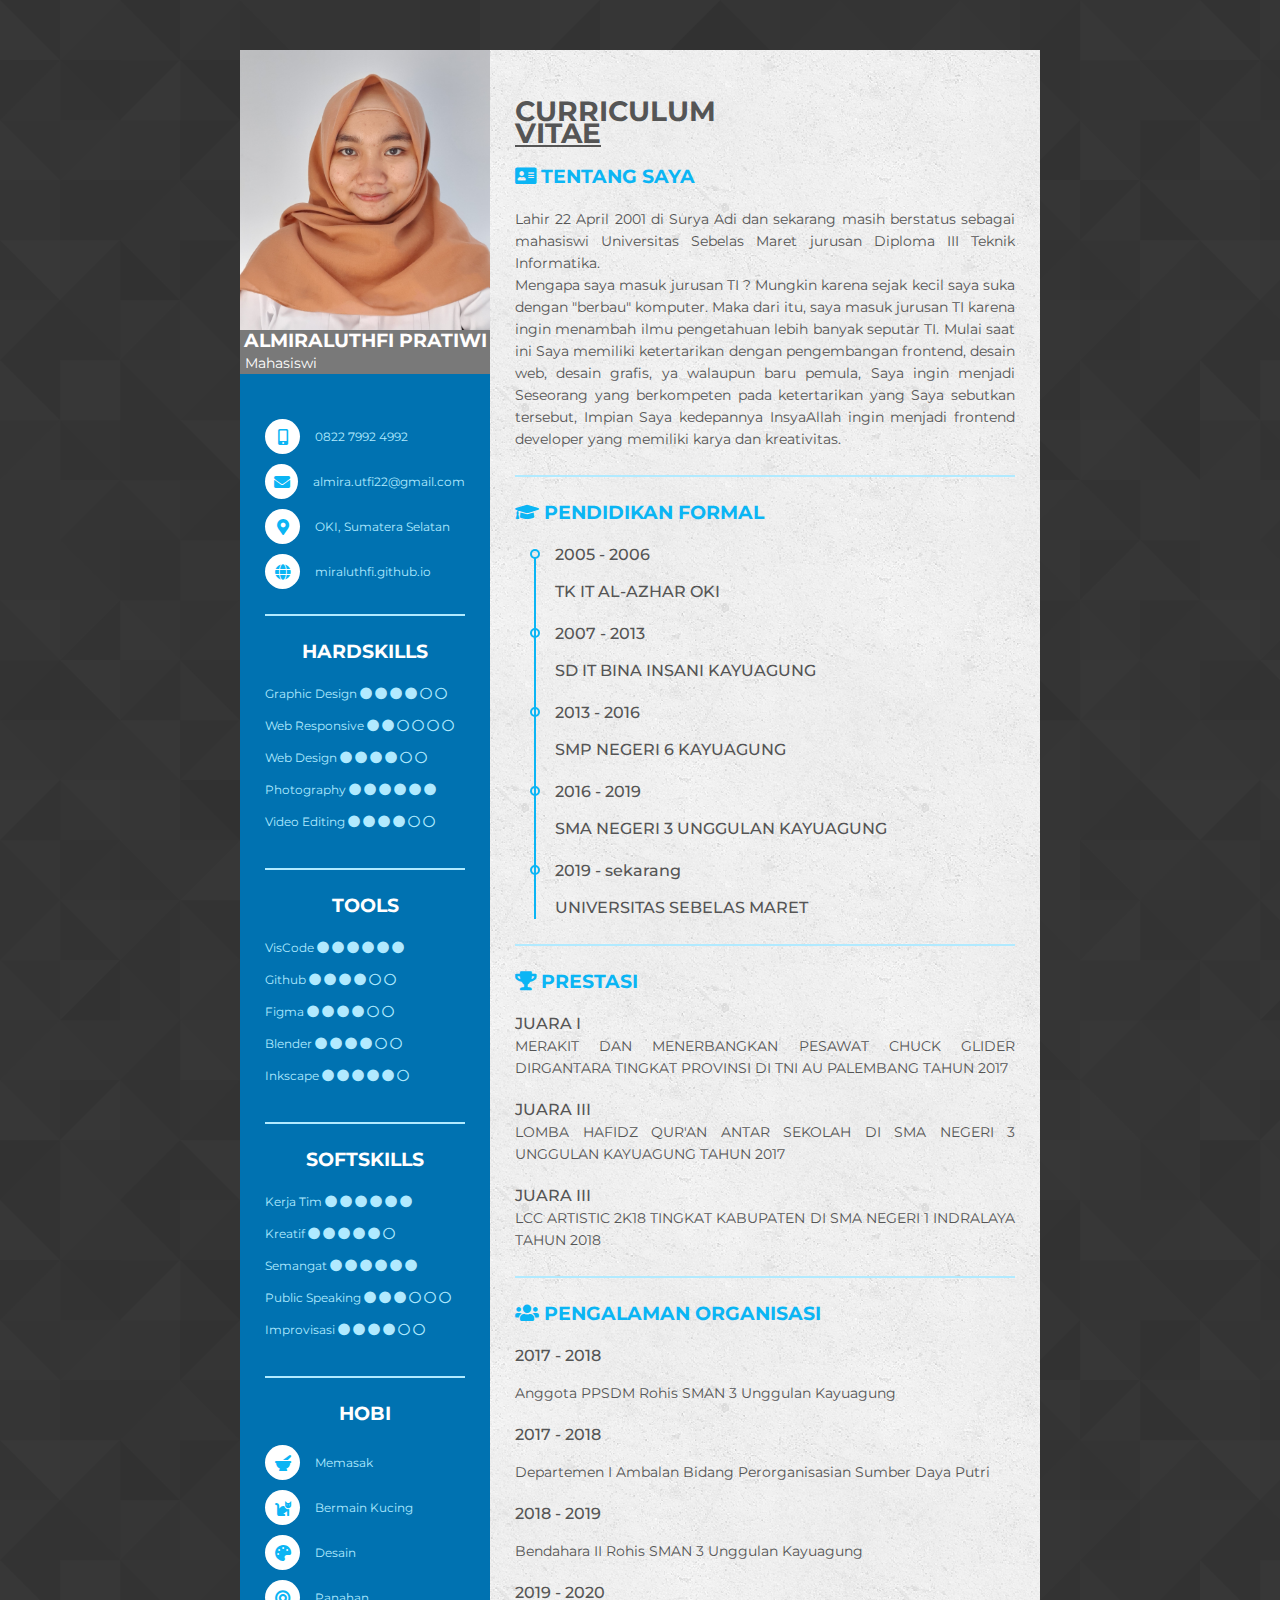
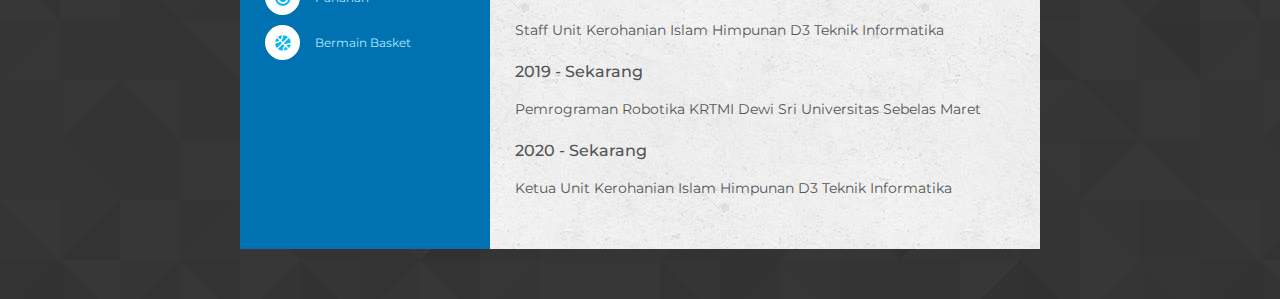
<file: index.html>
<!DOCTYPE html>
<html lang="en">
  <head>
    <meta charset="UTF-8" />
    <title>My CV | Almiraluthfi</title>
    <link rel="stylesheet" href="styles.css" />
    <link rel="stylesheet" href="fontawesome/css/all.css" />
  </head>
  <body>
    <div class="resume">
      <div class="resume_left">
        <div class="resume_profile">
          <img src="Profile_Almira.jpg" alt="profile_pic" />
        </div>
        <div class="title">
          <p class="boldd">Almiraluthfi Pratiwi</p>
          <p class="regularr">Mahasiswi</p>
        </div>
        <div class="resume_content">
          <div class="resume_item resume_info">
            <ul>
              <li>
                <div class="icon">
                  <i class="fas fa-mobile-alt"></i>
                </div>
                <div class="data">0822 7992 4992</div>
              </li>
              <li>
                <div class="icon">
                  <i class="fas fa-envelope"></i>
                </div>
                <div class="data">almira.utfi22@gmail.com</div>
              </li>
              <li>
                <div class="icon">
                  <i class="fas fa-map-marker-alt"></i>
                </div>
                <div class="data">OKI, Sumatera Selatan</div>
              </li>
              <li>
                <div class="icon">
                  <i class="fas fa-globe"></i>
                </div>
                <div class="data">miraluthfi.github.io</div>
              </li>
            </ul>
          </div>
          <div class="resume_item resume_skills">
            <div class="title">
              <p class="bold_">Hardskills</p>
            </div>
            <ul>
              <li>
                <div class="skill_name">Graphic Design <i class="fas fa-circle"></i> <i class="fas fa-circle"></i> <i class="fas fa-circle"></i> <i class="fas fa-circle"></i> <i class="far fa-circle"></i> <i class="far fa-circle"></i></div>
              </li>
              <li>
                <div class="skill_name">Web Responsive <i class="fas fa-circle"></i> <i class="fas fa-circle"></i> <i class="far fa-circle"></i> <i class="far fa-circle"></i> <i class="far fa-circle"></i> <i class="far fa-circle"></i></div>
              </li>
              <li>
                <div class="skill_name">Web Design <i class="fas fa-circle"></i> <i class="fas fa-circle"></i> <i class="fas fa-circle"></i> <i class="fas fa-circle"></i> <i class="far fa-circle"></i> <i class="far fa-circle"></i></div>
              </li>
              <li>
                <div class="skill_name">Photography <i class="fas fa-circle"></i> <i class="fas fa-circle"></i> <i class="fas fa-circle"></i> <i class="fas fa-circle"></i> <i class="fas fa-circle"></i> <i class="fas fa-circle"></i></div>
              </li>
              <li>
                <div class="skill_name">Video Editing <i class="fas fa-circle"></i> <i class="fas fa-circle"></i> <i class="fas fa-circle"></i> <i class="fas fa-circle"></i> <i class="far fa-circle"></i> <i class="far fa-circle"></i></div>
              </li>
            </ul>
          </div>
          <div class="resume_item resume_teknis">
            <div class="title">
              <p class="bold_">Tools</p>
            </div>
            <ul>
              <li>
                <div class="skill_name">VisCode <i class="fas fa-circle"></i> <i class="fas fa-circle"></i> <i class="fas fa-circle"></i> <i class="fas fa-circle"></i> <i class="fas fa-circle"></i> <i class="fas fa-circle"></i></div>
              </li>
              <li>
                <div class="skill_name">Github <i class="fas fa-circle"></i> <i class="fas fa-circle"></i> <i class="fas fa-circle"></i> <i class="fas fa-circle"></i> <i class="far fa-circle"></i> <i class="far fa-circle"></i></div>
              </li>
              <li>
                <div class="skill_name">Figma <i class="fas fa-circle"></i> <i class="fas fa-circle"></i> <i class="fas fa-circle"></i> <i class="fas fa-circle"></i> <i class="far fa-circle"></i> <i class="far fa-circle"></i></div>
              </li>
              <li>
                <div class="skill_name">Blender <i class="fas fa-circle"></i> <i class="fas fa-circle"></i> <i class="fas fa-circle"></i> <i class="fas fa-circle"></i> <i class="far fa-circle"></i> <i class="far fa-circle"></i></div>
              </li>
              <li>
                <div class="skill_name">Inkscape <i class="fas fa-circle"></i> <i class="fas fa-circle"></i> <i class="fas fa-circle"></i> <i class="fas fa-circle"></i> <i class="fas fa-circle"></i> <i class="far fa-circle"></i></div>
              </li>
            </ul>
          </div>
          <div class="resume_item resume_skills">
            <div class="title">
              <p class="bold_">Softskills</p>
            </div>
            <ul>
              <li>
                <div class="skill_name">Kerja Tim <i class="fas fa-circle"></i> <i class="fas fa-circle"></i> <i class="fas fa-circle"></i> <i class="fas fa-circle"></i> <i class="fas fa-circle"></i> <i class="fas fa-circle"></i></div>
              </li>
              <li>
                <div class="skill_name">Kreatif <i class="fas fa-circle"></i> <i class="fas fa-circle"></i> <i class="fas fa-circle"></i> <i class="fas fa-circle"></i> <i class="fas fa-circle"></i> <i class="far fa-circle"></i></div>
              </li>
              <li>
                <div class="skill_name">Semangat <i class="fas fa-circle"></i> <i class="fas fa-circle"></i> <i class="fas fa-circle"></i> <i class="fas fa-circle"></i> <i class="fas fa-circle"></i> <i class="fas fa-circle"></i></div>
              </li>
              <li>
                <div class="skill_name">
                  Public Speaking <i class="fas fa-circle"></i> <i class="fas fa-circle"></i> <i class="fas fa-circle"></i> <i class="far fa-circle"></i> <i class="far fa-circle"></i> <i class="far fa-circle"></i>
                </div>
              </li>
              <li>
                <div class="skill_name">Improvisasi <i class="fas fa-circle"></i> <i class="fas fa-circle"></i> <i class="fas fa-circle"></i> <i class="fas fa-circle"></i> <i class="far fa-circle"></i> <i class="far fa-circle"></i></div>
              </li>
            </ul>
          </div>
          <div class="resume_item resume_social">
            <div class="title">
              <p class="bold_">Hobi</p>
            </div>
            <ul>
              <li>
                <div class="icon">
                  <i class="fas fa-mortar-pestle"></i>
                </div>
                <div class="data">
                  <p>Memasak</p>
                </div>
              </li>
              <li>
                <div class="icon">
                  <i class="fas fa-cat"></i>
                </div>
                <div class="data">
                  <p>Bermain Kucing</p>
                </div>
              </li>
              <li>
                <div class="icon">
                  <i class="fas fa-palette"></i>
                </div>
                <div class="data">
                  <p>Desain</p>
                </div>
              </li>
              <li>
                <div class="icon">
                  <i class="fas fa-bullseye"></i>
                </div>
                <div class="data">
                  <p>Panahan</p>
                </div>
              </li>
              <li>
                <div class="icon">
                  <i class="fas fa-basketball-ball"></i>
                </div>
                <div class="data">
                  <p>Bermain Basket</p>
                </div>
              </li>
            </ul>
          </div>
        </div>
      </div>
      <div class="resume_right">
        <div class="resume_item resume_about">
          <div class="title">
            <div class="header">
              <h1>
                <div class="curri">CURRICULUM</div>
                <div class="vte">VITAE</div>
              </h1>
            </div>
            <br />
            <p class="bold"><i class="fas fa-address-card"></i> Tentang Saya</p>
          </div>
          <p align="justify">
            Lahir 22 April 2001 di Surya Adi dan sekarang masih berstatus sebagai mahasiswi Universitas Sebelas Maret jurusan Diploma III Teknik Informatika.<br />
            Mengapa saya masuk jurusan TI ? Mungkin karena sejak kecil saya suka dengan "berbau" komputer. Maka dari itu, saya masuk jurusan TI karena ingin menambah ilmu pengetahuan lebih banyak seputar TI. Mulai saat ini Saya memiliki
            ketertarikan dengan pengembangan frontend, desain web, desain grafis, ya walaupun baru pemula, Saya ingin menjadi Seseorang yang berkompeten pada ketertarikan yang Saya sebutkan tersebut, Impian Saya kedepannya InsyaAllah ingin
            menjadi frontend developer yang memiliki karya dan kreativitas.
          </p>
        </div>
        <div class="resume_item resume_education">
          <div class="title">
            <p class="bold"><i class="fas fa-graduation-cap"></i> Pendidikan Formal</p>
          </div>
          <ul>
            <li>
              <div class="date">2005 - 2006</div>
              <div class="info">
                <p class="semi-bold">TK IT AL-AZHAR OKI</p>
              </div>
            </li>
            <li>
              <div class="date">2007 - 2013</div>
              <div class="info">
                <p class="semi-bold">SD IT BINA INSANI KAYUAGUNG</p>
              </div>
            </li>
            <li>
              <div class="date">2013 - 2016</div>
              <div class="info">
                <p class="semi-bold">SMP NEGERI 6 KAYUAGUNG</p>
              </div>
            </li>
            <li>
              <div class="date">2016 - 2019</div>
              <div class="info">
                <p class="semi-bold">SMA NEGERI 3 UNGGULAN KAYUAGUNG</p>
              </div>
            </li>
            <li>
              <div class="date">2019 - sekarang</div>
              <div class="info">
                <p class="semi-bold">UNIVERSITAS SEBELAS MARET</p>
              </div>
            </li>
          </ul>
        </div>
        <div class="resume_item resume_achievement">
          <div class="title">
            <p class="bold"><i class="fas fa-trophy"></i> Prestasi</p>
          </div>
          <ul>
            <li>
              <div class="info">
                <p class="semi-bold">JUARA I</p>
                <p align="justify">MERAKIT DAN MENERBANGKAN PESAWAT CHUCK GLIDER DIRGANTARA TINGKAT PROVINSI DI TNI AU PALEMBANG TAHUN 2017</p>
              </div>
            </li>
            <li>
              <div class="info">
                <p class="semi-bold">JUARA III</p>
                <p align="justify">LOMBA HAFIDZ QUR'AN ANTAR SEKOLAH DI SMA NEGERI 3 UNGGULAN KAYUAGUNG TAHUN 2017</p>
              </div>
            </li>
            <li>
              <div class="info">
                <p class="semi-bold">JUARA III</p>
                <p align="justify">LCC ARTISTIC 2K18 TINGKAT KABUPATEN DI SMA NEGERI 1 INDRALAYA TAHUN 2018</p>
              </div>
            </li>
          </ul>
        </div>
        <div class="resume_item resume_organitation">
          <div class="title">
            <p class="bold"><i class="fas fa-users"></i> Pengalaman Organisasi</p>
          </div>
          <ul>
            <li>
              <div class="date">2017 - 2018</div>
              <div class="info">
                <p>Anggota PPSDM Rohis SMAN 3 Unggulan Kayuagung</p>
              </div>
            </li>
            <li>
              <div class="date">2017 - 2018</div>
              <div class="info">
                <p>Departemen I Ambalan Bidang Perorganisasian Sumber Daya Putri</p>
              </div>
            </li>
            <li>
              <div class="date">2018 - 2019</div>
              <div class="info">
                <p>Bendahara II Rohis SMAN 3 Unggulan Kayuagung</p>
              </div>
            </li>
            <li>
              <div class="date">2019 - 2020</div>
              <div class="info">
                <p>Staff Unit Kerohanian Islam Himpunan D3 Teknik Informatika</p>
              </div>
            </li>
            <li>
              <div class="date">2019 - Sekarang</div>
              <div class="info">
                <p>Pemrograman Robotika KRTMI Dewi Sri Universitas Sebelas Maret</p>
              </div>
            </li>
            <li>
              <div class="date">2020 - Sekarang</div>
              <div class="info">
                <p>Ketua Unit Kerohanian Islam Himpunan D3 Teknik Informatika</p>
              </div>
            </li>
          </ul>
        </div>
      </div>
    </div>
  </body>
</html>
</file>
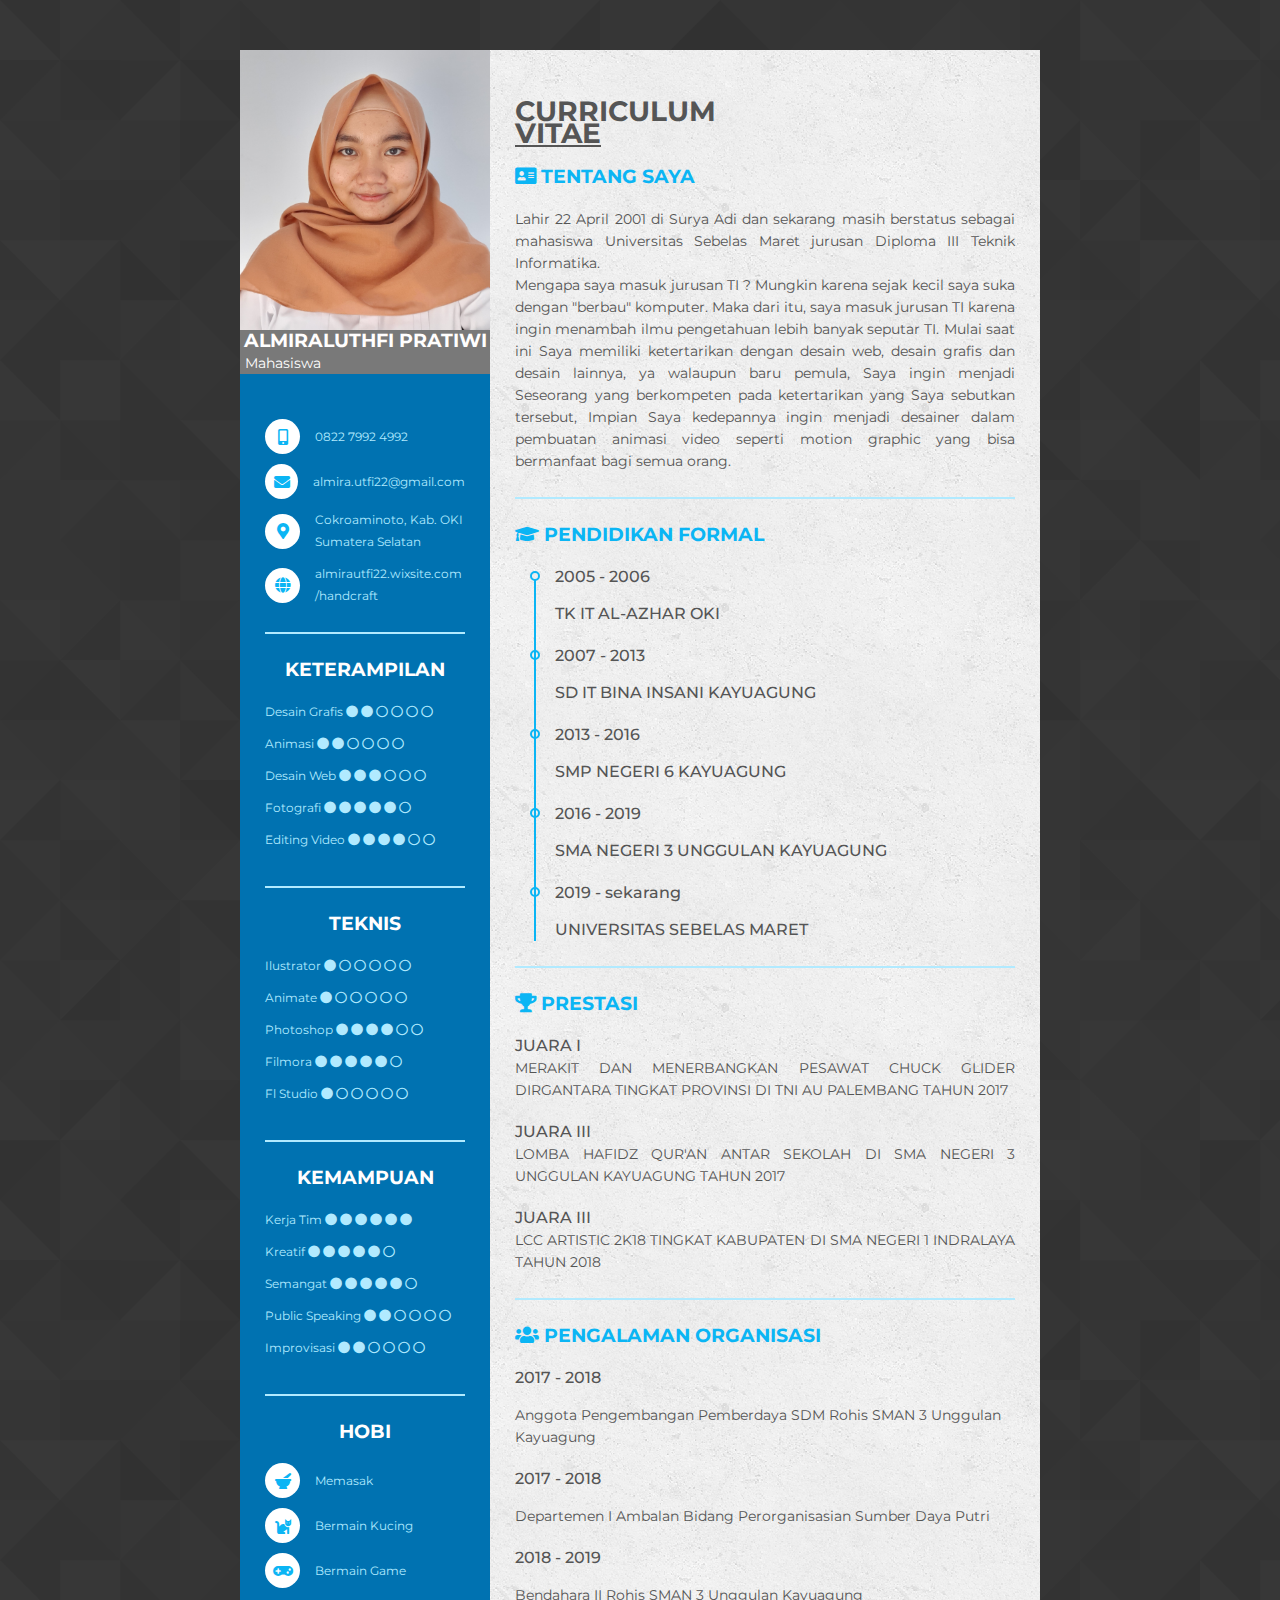
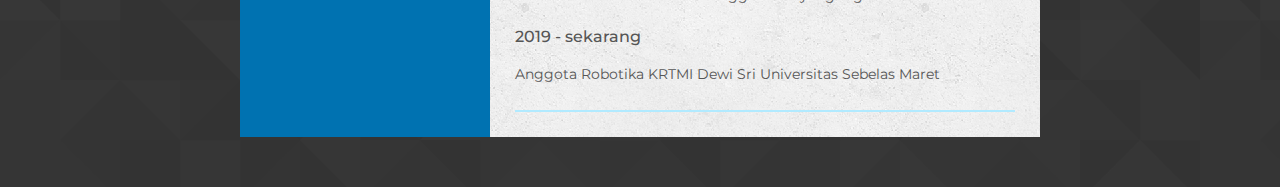
<file: CV Almira.html>
<!DOCTYPE html>
<html lang="en">
<head>
	<meta charset="UTF-8">
	<title>CV Almira</title>
	<link rel="stylesheet" href="styles.css">
	<link rel="stylesheet" href="fontawesome/css/all.css">
</head>
<body>

<div class="resume">
   <div class="resume_left">
     <div class="resume_profile">
       <img src="Profile_Almira.jpg" alt="profile_pic">
     </div>
     <div class="title">
       <p class="boldd">Almiraluthfi Pratiwi</p>
         <p class="regularr">Mahasiswa</p>
       </div>
     <div class="resume_content">
       <div class="resume_item resume_info">
         
         <ul>
           <li>
             <div class="icon">
               <i class="fas fa-mobile-alt"></i>
             </div>
             <div class="data">
               0822 7992 4992
             </div>
           </li>
           <li>
             <div class="icon">
               <i class="fas fa-envelope"></i>
             </div>
             <div class="data">
               almira.utfi22@gmail.com
             </div>
           </li>
           <li>
             <div class="icon">
               <i class="fas fa-map-marker-alt"></i>
             </div>
             <div class="data">
               Cokroaminoto, Kab. OKI <br /> Sumatera Selatan
             </div>
           </li>
           <li>
             <div class="icon">
               <i class="fas fa-globe"></i>
             </div>
             <div class="data">
               almirautfi22.wixsite.com <br /> /handcraft
             </div>
           </li>
         </ul>
       </div>
       <div class="resume_item resume_skills">
         <div class="title">
           <p class="bold_">Keterampilan</p>
         </div>
         <ul>
           <li>
             <div class="skill_name">
               Desain Grafis <i class="fas fa-circle"></i> <i class="fas fa-circle"></i> <i class="far fa-circle"></i> <i class="far fa-circle"></i> <i class="far fa-circle"></i> <i class="far fa-circle"></i>
             </div>           
           </li>
           <li>
             <div class="skill_name">
               Animasi <i class="fas fa-circle"></i> <i class="fas fa-circle"></i> <i class="far fa-circle"></i> <i class="far fa-circle"></i> <i class="far fa-circle"></i> <i class="far fa-circle"></i>
             </div>           
           </li>
			 <li>
             <div class="skill_name">
               Desain Web <i class="fas fa-circle"></i> <i class="fas fa-circle"></i> <i class="fas fa-circle"></i> <i class="far fa-circle"></i> <i class="far fa-circle"></i> <i class="far fa-circle"></i>
             </div>           
           </li>
			 <li>
             <div class="skill_name">
               Fotografi <i class="fas fa-circle"></i> <i class="fas fa-circle"></i> <i class="fas fa-circle"></i> <i class="fas fa-circle"></i> <i class="fas fa-circle"></i> <i class="far fa-circle"></i>
             </div>           
           </li>
			 <li>
             <div class="skill_name">
               Editing Video <i class="fas fa-circle"></i> <i class="fas fa-circle"></i> <i class="fas fa-circle"></i> <i class="fas fa-circle"></i> <i class="far fa-circle"></i> <i class="far fa-circle"></i>
             </div>           
           </li>
         </ul>
       </div>
		  <div class="resume_item resume_teknis">
         <div class="title">
           <p class="bold_">teknis</p>
         </div>
         <ul>
           <li>
             <div class="skill_name">
               Ilustrator <i class="fas fa-circle"></i> <i class="far fa-circle"></i> <i class="far fa-circle"></i> <i class="far fa-circle"></i> <i class="far fa-circle"></i> <i class="far fa-circle"></i>
             </div>           
           </li>
           <li>
             <div class="skill_name">
               Animate <i class="fas fa-circle"></i> <i class="far fa-circle"></i> <i class="far fa-circle"></i> <i class="far fa-circle"></i> <i class="far fa-circle"></i> <i class="far fa-circle"></i>
             </div>           
           </li>
			 <li>
             <div class="skill_name">
               Photoshop <i class="fas fa-circle"></i> <i class="fas fa-circle"></i> <i class="fas fa-circle"></i> <i class="fas fa-circle"></i> <i class="far fa-circle"></i> <i class="far fa-circle"></i>
             </div>           
           </li>
			 <li>
             <div class="skill_name">
               Filmora <i class="fas fa-circle"></i> <i class="fas fa-circle"></i> <i class="fas fa-circle"></i> <i class="fas fa-circle"></i> <i class="fas fa-circle"></i> <i class="far fa-circle"></i>
             </div>           
           </li>
			 <li>
             <div class="skill_name">
               Fl Studio <i class="fas fa-circle"></i> <i class="far fa-circle"></i> <i class="far fa-circle"></i> <i class="far fa-circle"></i> <i class="far fa-circle"></i> <i class="far fa-circle"></i>
             </div>           
           </li>
         </ul>
       </div>
		  <div class="resume_item resume_skills">
         <div class="title">
           <p class="bold_">Kemampuan</p>
         </div>
         <ul>
           <li>
             <div class="skill_name">
              Kerja Tim <i class="fas fa-circle"></i> <i class="fas fa-circle"></i> <i class="fas fa-circle"></i> <i class="fas fa-circle"></i> <i class="fas fa-circle"></i> <i class="fas fa-circle"></i>
             </div>           
           </li>
           <li>
             <div class="skill_name">
               Kreatif <i class="fas fa-circle"></i> <i class="fas fa-circle"></i> <i class="fas fa-circle"></i> <i class="fas fa-circle"></i> <i class="fas fa-circle"></i> <i class="far fa-circle"></i>
             </div>           
           </li>
			 <li>
             <div class="skill_name">
               Semangat <i class="fas fa-circle"></i> <i class="fas fa-circle"></i> <i class="fas fa-circle"></i> <i class="fas fa-circle"></i> <i class="fas fa-circle"></i> <i class="far fa-circle"></i>
             </div>           
           </li>
			 <li>
             <div class="skill_name">
               Public Speaking <i class="fas fa-circle"></i> <i class="fas fa-circle"></i> <i class="far fa-circle"></i> <i class="far fa-circle"></i> <i class="far fa-circle"></i> <i class="far fa-circle"></i>
             </div>           
           </li>
			 <li>
             <div class="skill_name">
               Improvisasi <i class="fas fa-circle"></i> <i class="fas fa-circle"></i> <i class="far fa-circle"></i> <i class="far fa-circle"></i> <i class="far fa-circle"></i> <i class="far fa-circle"></i>
             </div>           
           </li>
         </ul>
       </div>
       <div class="resume_item resume_social">
         <div class="title">
           <p class="bold_">Hobi</p>
         </div>
         <ul>
           <li>
             <div class="icon">
               <i class="fas fa-mortar-pestle"></i>
             </div>
             <div class="data">
               <p>Memasak</p>
             </div>
           </li>
           <li>
             <div class="icon">
              <i class="fas fa-cat"></i>
             </div>
             <div class="data">
               <p>Bermain Kucing</p>
             </div>
           </li>
           <li>
             <div class="icon">
               <i class="fas fa-gamepad"></i>
             </div>
             <div class="data">
               <p>Bermain Game</p>
             </div>
           </li>
         </ul>
       </div>
     </div>
  </div>
  <div class="resume_right">
    <div class="resume_item resume_about">
        <div class="title">
			<div class="header">
	<h1><div class="curri">CURRICULUM</div><div class="vte">VITAE</div></h1>
			</div><br />
           <p class="bold"><i class="fas fa-address-card"></i> Tentang Saya</p>
         </div>
        <p  align="justify">Lahir 22 April 2001 di Surya Adi dan sekarang masih berstatus sebagai mahasiswa Universitas Sebelas Maret jurusan Diploma III Teknik Informatika.<br /> Mengapa saya masuk jurusan TI ? Mungkin karena sejak kecil saya suka dengan "berbau" komputer. Maka dari itu, saya masuk jurusan TI karena ingin menambah ilmu pengetahuan lebih banyak seputar TI. Mulai saat ini Saya memiliki ketertarikan dengan desain web, desain grafis dan desain lainnya, ya walaupun baru pemula, Saya ingin menjadi Seseorang yang berkompeten pada ketertarikan yang Saya sebutkan tersebut, Impian Saya kedepannya ingin menjadi desainer dalam pembuatan animasi video seperti motion graphic yang bisa bermanfaat bagi semua orang.</p>
    </div>
    <div class="resume_item resume_education">
        <div class="title">
			 <p class="bold"><i class="fas fa-graduation-cap"></i> Pendidikan Formal</p>
         </div>
        <ul>
            <li>
                <div class="date">2005 - 2006</div> 
                <div class="info">
                     <p class="semi-bold">TK IT AL-AZHAR OKI </p>
                </div>
            </li>
            <li>
              <div class="date">2007 - 2013</div>
              <div class="info">
                     <p class="semi-bold">SD IT BINA INSANI KAYUAGUNG</p>
                </div>
            </li>
            <li>
              <div class="date">2013 - 2016</div>
              <div class="info">
                     <p class="semi-bold">SMP NEGERI 6 KAYUAGUNG</p>
                </div>
            </li>
			 <li>
              <div class="date">2016 - 2019</div>
              <div class="info">
                     <p class="semi-bold">SMA NEGERI 3 UNGGULAN KAYUAGUNG</p> 
                </div>
            </li>
			 <li>
              <div class="date">2019 - sekarang</div>
              <div class="info">
                     <p class="semi-bold">UNIVERSITAS SEBELAS MARET</p> 
                </div>
            </li>
        </ul>
    </div>
    <div class="resume_item resume_achievement">
      <div class="title">
           <p class="bold"><i class="fas fa-trophy"></i> Prestasi</p>
         </div>
      <ul>
            <li>
                <div class="info">
					<p class="semi-bold">JUARA I</p><p align="justify">MERAKIT DAN MENERBANGKAN PESAWAT CHUCK GLIDER DIRGANTARA TINGKAT PROVINSI DI TNI AU PALEMBANG TAHUN 2017</p> 
                </div>
            </li>
		   <li>
               <div class="info">
				   <p class="semi-bold">JUARA III</p><p align="justify">LOMBA HAFIDZ QUR'AN ANTAR SEKOLAH DI SMA NEGERI 3 UNGGULAN KAYUAGUNG TAHUN 2017 </p> 
                </div>
            </li>
            <li>
               <div class="info">
				   <p class="semi-bold">JUARA III</p> <p align="justify">LCC ARTISTIC 2K18 TINGKAT KABUPATEN DI SMA NEGERI 1 INDRALAYA TAHUN 2018 </p> 
                </div>
            </li>
        </ul>
    </div>
	  <div class="resume_item resume_organitation">
        <div class="title">
           <p class="bold"><i class="fas fa-users"></i> Pengalaman Organisasi</p>
         </div>
        <ul>
            <li>
                <div class="date">2017 - 2018</div> 
                <div class="info">
                     <p> Anggota Pengembangan Pemberdaya SDM Rohis SMAN 3 Unggulan Kayuagung </p> 
                </div>
            </li>
            <li>
              <div class="date">2017 - 2018</div>
              <div class="info">
                     <p> Departemen I Ambalan Bidang Perorganisasian Sumber Daya Putri</p> 
                </div>
            </li>
            <li>
              <div class="date">2018 - 2019</div>
              <div class="info">
                     <p>Bendahara II Rohis SMAN 3 Unggulan Kayuagung</p> 
                </div>
            </li>
			 <li>
              <div class="date">2019 - sekarang </div>
              <div class="info">
                     <p>Anggota Robotika KRTMI Dewi Sri Universitas Sebelas Maret </p>
                </div>
            </li>
        </ul>
    </div>
    <div class="">
     
   
    </div>
  </div>
</div>

</body>
</html>
</file>
<file: styles.css>
@import url("https://fonts.googleapis.com/css?family=Montserrat:400,500,700&display=swap");
@font-face{
	
}

* {
  margin: 0;
  padding: 0;
  box-sizing: border-box;
  list-style: none;
  font-family: "Montserrat", sans-serif;
}

body {
  background-image:url("footer_lodyas.png");
  font-size: 14px;
  line-height: 22px;
  color: #555555;
}

.boldd {
  font-weight: 700;
  font-size: 19px;
  text-transform: uppercase;
  background:#797979;
  color: #FFFEFE;
  text-align: center;
}
.bold {
  font-weight: 700;
  font-size: 19px;
  text-transform: uppercase;
  color: #FFFEFE;
}
.bold_ {
  font-weight: 700;
  font-size: 19px;
  text-transform: uppercase;
  color: #FFFEFE;
  text-align: center;
}
.regularr {
  background:#797979;
  color: #FFFFFF;
	padding-left: 5px;
}
.semi-bold {
  font-weight: 500;
  font-size: 16px;
}

.resume {
  width: 800px;
  height: auto;
  display: flex;
  margin: 50px auto;
}

.resume .resume_left {
  width: 250px;
  background:#0072B1;
}

.resume .resume_left .resume_profile {
  width: 100%;
  height: 280px;
}

.resume .resume_left .resume_profile img {
  width: 100%;
  height: 100%;
}

.resume .resume_left .resume_content {
  padding: 0 25px;
}

.resume .title {
  margin-bottom: 20px;
}

.resume .resume_left .bold {
  color: #fff;
}

.resume .resume_left .regular {
  color: #1B2D99;
}

.resume .resume_item {
  padding: 25px 0;
  border-bottom: 2px solid #b1eaff;
}

.resume .resume_left .resume_item:last-child,
.resume .resume_right .resume_item:last-child {
  border-bottom: 0px;
}

.resume .resume_left ul li {
  display: flex;
  margin-bottom: 10px;
  align-items: center;
}

.resume .resume_left ul li:last-child {
  margin-bottom: 0;
}

.resume .resume_left ul li .icon {
  width: 35px;
  height: 35px;
  background: #fff;
  color: #0bb5f4;
  border-radius: 50%;
  margin-right: 15px;
  font-size: 16px;
  position: relative;
}

.resume .icon i,
.resume .resume_right .resume_hobby ul li i {
  position: absolute;
  top: 50%;
  left: 50%;
  transform: translate(-50%, -50%);
}

.resume .resume_left ul li .data {
  color: #b1eaff;
	font-size: 12px;
}

.resume .resume_left .resume_teknis ul li {
  display: flex;
  margin-bottom: 10px;
  color: #b1eaff;
  justify-content: space-between;
  align-items: center;
  font-size: 12px;
}
.resume .resume_left .resume_skills ul li {
  display: flex;
  margin-bottom: 10px;
  color: #b1eaff;
  justify-content: space-between;
  align-items: center;
}
.resume .resume_left .resume_skills ul li .skill_name {
  width: 100%;
  font-size: 12px;
}

.resume .resume_left .resume_skills ul li .skill_progress {
  width: 60%;
  margin: 0 5px;
  height: 5px;
  background: #009fd9;
  position: relative;
}

.resume .resume_left .resume_skills ul li .skill_per {
  width: 15%;
}

.resume .resume_left .resume_skills ul li .skill_progress span {
  position: absolute;
  top: 0;
  left: 0;
  height: 100%;
  background: #fff;
}

.resume .resume_left .resume_social .semi-bold {
  color: #fff;
  margin-bottom: 3px;
}

.resume .resume_right {
  width: 710px;
  background:url("concrete_seamless.png");
  padding: 25px;
}

.resume .resume_right .bold {
  color: #0bb5f4;
}

.resume .resume_right .resume_work ul,
.resume .resume_right .resume_education ul {
  padding-left: 40px;
  overflow: hidden;
}

.resume .resume_right ul li {
  position: relative;
}

.resume .resume_right ul li .date {
  font-size: 16px;
  font-weight: 500;
  margin-bottom: 15px;
}

.resume .resume_right ul li .info {
  margin-bottom: 20px;
}

.resume .resume_right ul li:last-child .info {
  margin-bottom: 0;
}

.resume .resume_right .resume_work ul li:before,
.resume .resume_right .resume_education ul li:before {
  content: "";
  position: absolute;
  top: 5px;
  left: -25px;
  width: 6px;
  height: 6px;
  border-radius: 50%;
  border: 2px solid #0bb5f4;
}

.resume .resume_right .resume_work ul li:after,
.resume .resume_right .resume_education ul li:after {
  content: "";
  position: absolute;
  top: 14px;
  left: -21px;
  width: 2px;
  height: 115px;
  background: #0bb5f4;
}

.resume .resume_right .resume_hobby ul {
  display: flex;
  justify-content: space-between;
}

.resume .resume_right .resume_hobby ul li {
  width: 80px;
  height: 80px;
  border: 2px solid #0bb5f4;
  border-radius: 50%;
  position: relative;
  color: #0bb5f4;
}

.resume .resume_right .resume_hobby ul li i {
  font-size: 30px;
}

.resume .resume_right .resume_hobby ul li:before {
  content: "";
  position: absolute;
  top: 40px;
  right: -52px;
  width: 50px;
  height: 2px;
  background: #0bb5f4;
}

.resume .resume_right .resume_hobby ul li:last-child:before {
  display: none;
}
.resume .resume_right .resume_item.resume_about .vte{
	text-decoration: underline;
}
</file>
